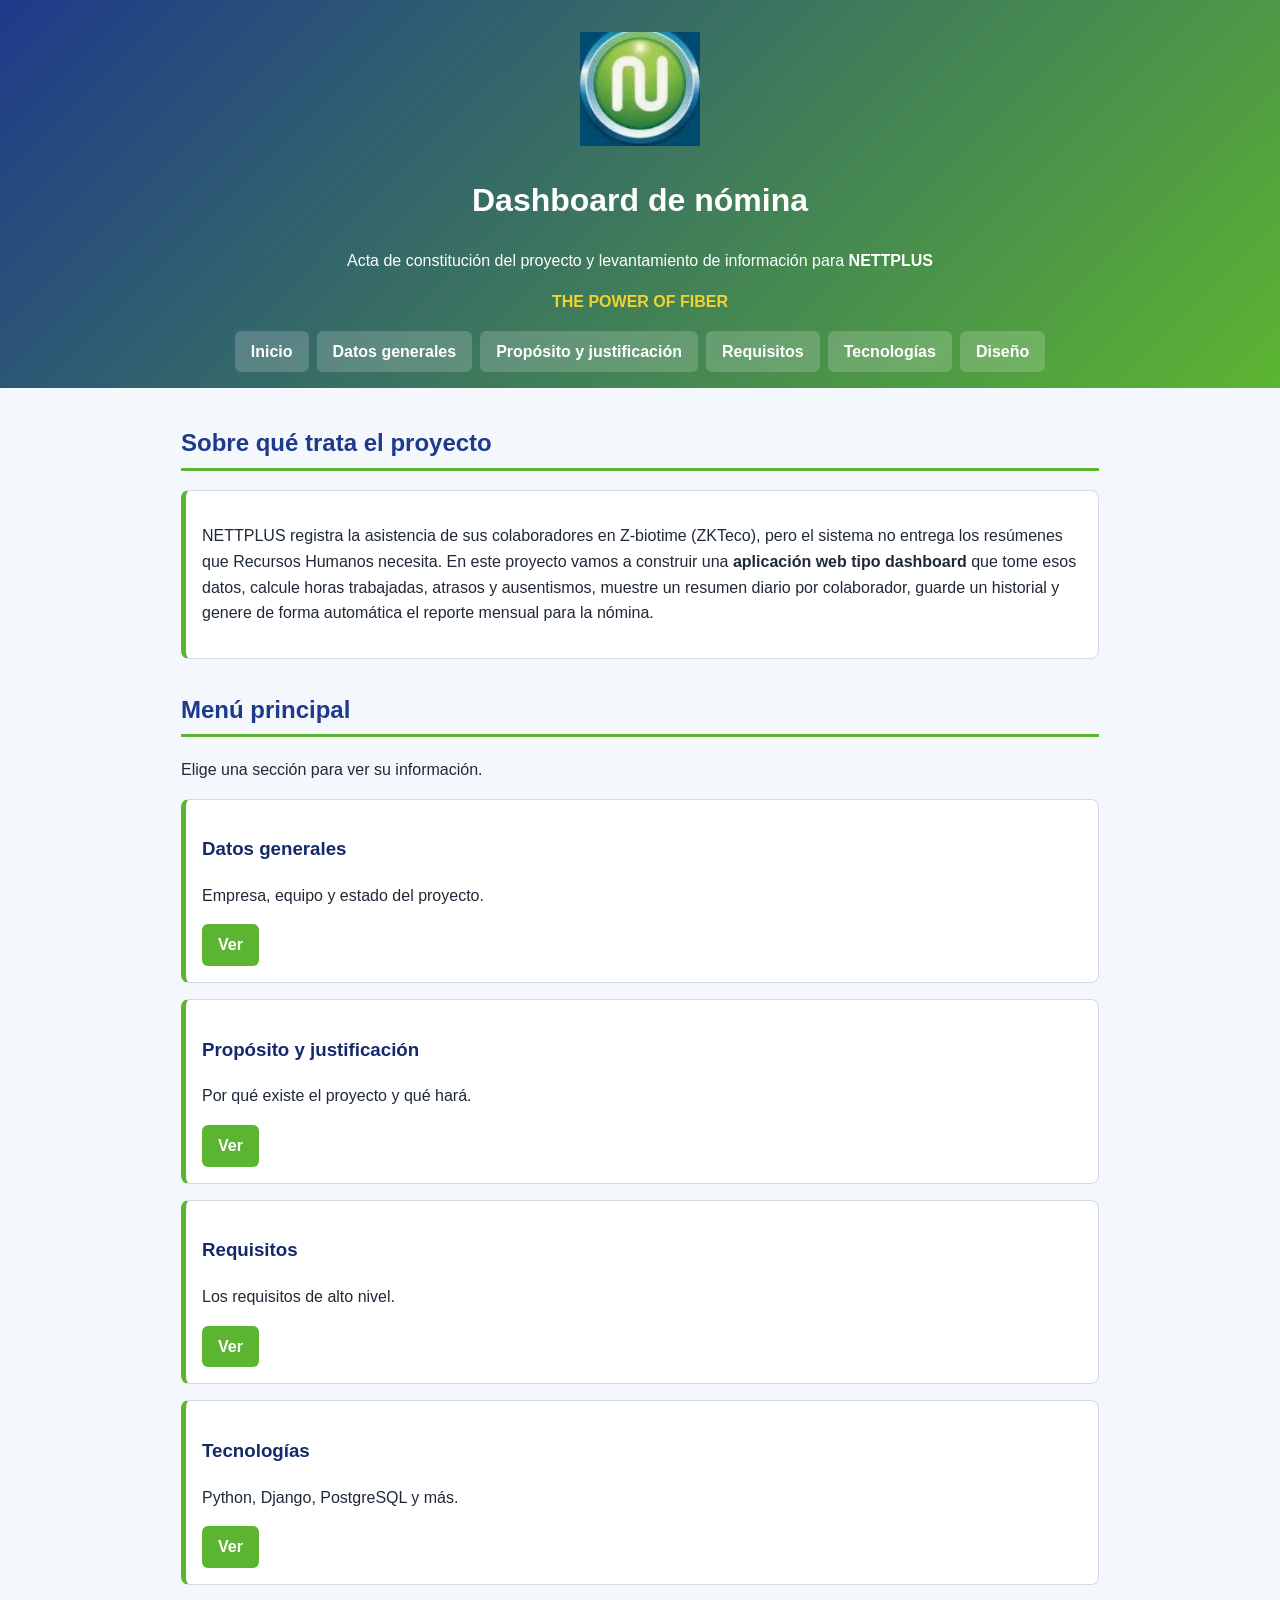
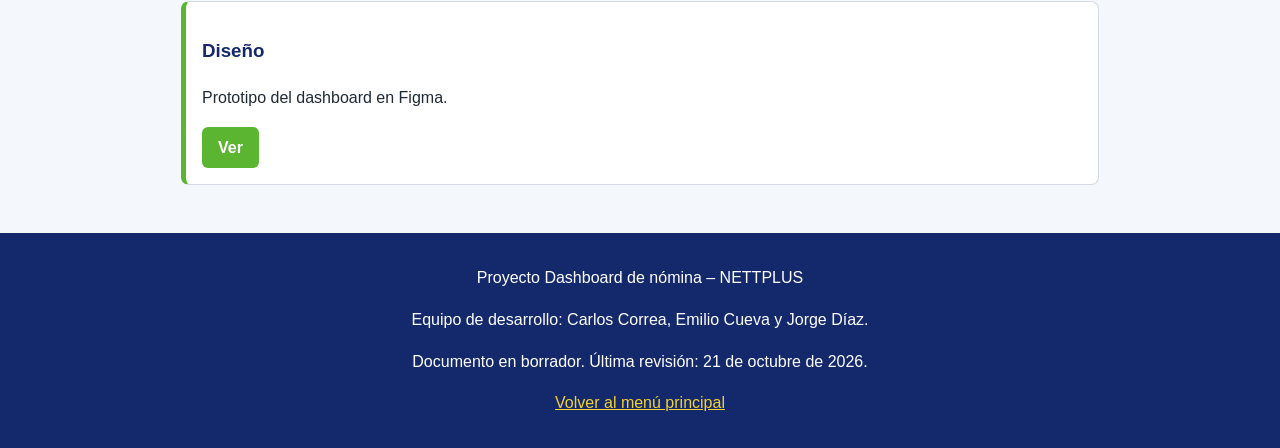
<file: index.html>
<!DOCTYPE html>
<html lang="es">
<head>
  <meta charset="UTF-8">
  <meta name="viewport" content="width=device-width, initial-scale=1.0">
  <title>Inicio – Dashboard de nómina – NETTPLUS</title>
  <link rel="stylesheet" href="css/estilos.css">
  <link rel="stylesheet" href="css/componentes.css">
</head>
<body>

<header>
  <img src="img/Logo.png" alt="Logo de NETTPLUS" width="120">
  <h1>Dashboard de nómina</h1>
  <p>Acta de constitución del proyecto y levantamiento de información para <strong>NETTPLUS</strong></p>
  <p class="lema">THE POWER OF FIBER</p>
  <nav>
    <ul>
      <li><a class="boton activo" href="index.html">Inicio</a></li>
      <li><a class="boton" href="datos-generales.html">Datos generales</a></li>
      <li><a class="boton" href="proposito.html">Propósito y justificación</a></li>
      <li><a class="boton" href="requisitos.html">Requisitos</a></li>
      <li><a class="boton" href="tecnologias.html">Tecnologías</a></li>
      <li><a class="boton" href="diseno.html">Diseño</a></li>
    </ul>
  </nav>
</header>

<main>

<section>
  <h2>Sobre qué trata el proyecto</h2>
  <div class="tarjeta">
    <p>NETTPLUS registra la asistencia de sus colaboradores en Z-biotime (ZKTeco), pero el sistema no entrega los resúmenes que Recursos Humanos necesita. En este proyecto vamos a construir una <strong>aplicación web tipo dashboard</strong> que tome esos datos, calcule horas trabajadas, atrasos y ausentismos, muestre un resumen diario por colaborador, guarde un historial y genere de forma automática el reporte mensual para la nómina.</p>
  </div>
</section>

<section>
  <h2>Menú principal</h2>
  <p>Elige una sección para ver su información.</p>
  <div class="menu-grid">
  <div class="tarjeta">
    <h3>Datos generales</h3>
    <p>Empresa, equipo y estado del proyecto.</p>
    <a class="boton" href="datos-generales.html">Ver</a>
  </div>
  <div class="tarjeta">
    <h3>Propósito y justificación</h3>
    <p>Por qué existe el proyecto y qué hará.</p>
    <a class="boton" href="proposito.html">Ver</a>
  </div>
  <div class="tarjeta">
    <h3>Requisitos</h3>
    <p>Los requisitos de alto nivel.</p>
    <a class="boton" href="requisitos.html">Ver</a>
  </div>
  <div class="tarjeta">
    <h3>Tecnologías</h3>
    <p>Python, Django, PostgreSQL y más.</p>
    <a class="boton" href="tecnologias.html">Ver</a>
  </div>
  <div class="tarjeta">
    <h3>Diseño</h3>
    <p>Prototipo del dashboard en Figma.</p>
    <a class="boton" href="diseno.html">Ver</a>
  </div>
  </div>
</section>

</main>

<footer>
  <p>Proyecto Dashboard de nómina – NETTPLUS</p>
  <p>Equipo de desarrollo: Carlos Correa, Emilio Cueva y Jorge Díaz.</p>
  <p>Documento en borrador. Última revisión: 21 de octubre de 2026.</p>
  <p><a href="index.html">Volver al menú principal</a></p>
</footer>

</body>
</html>
</file>
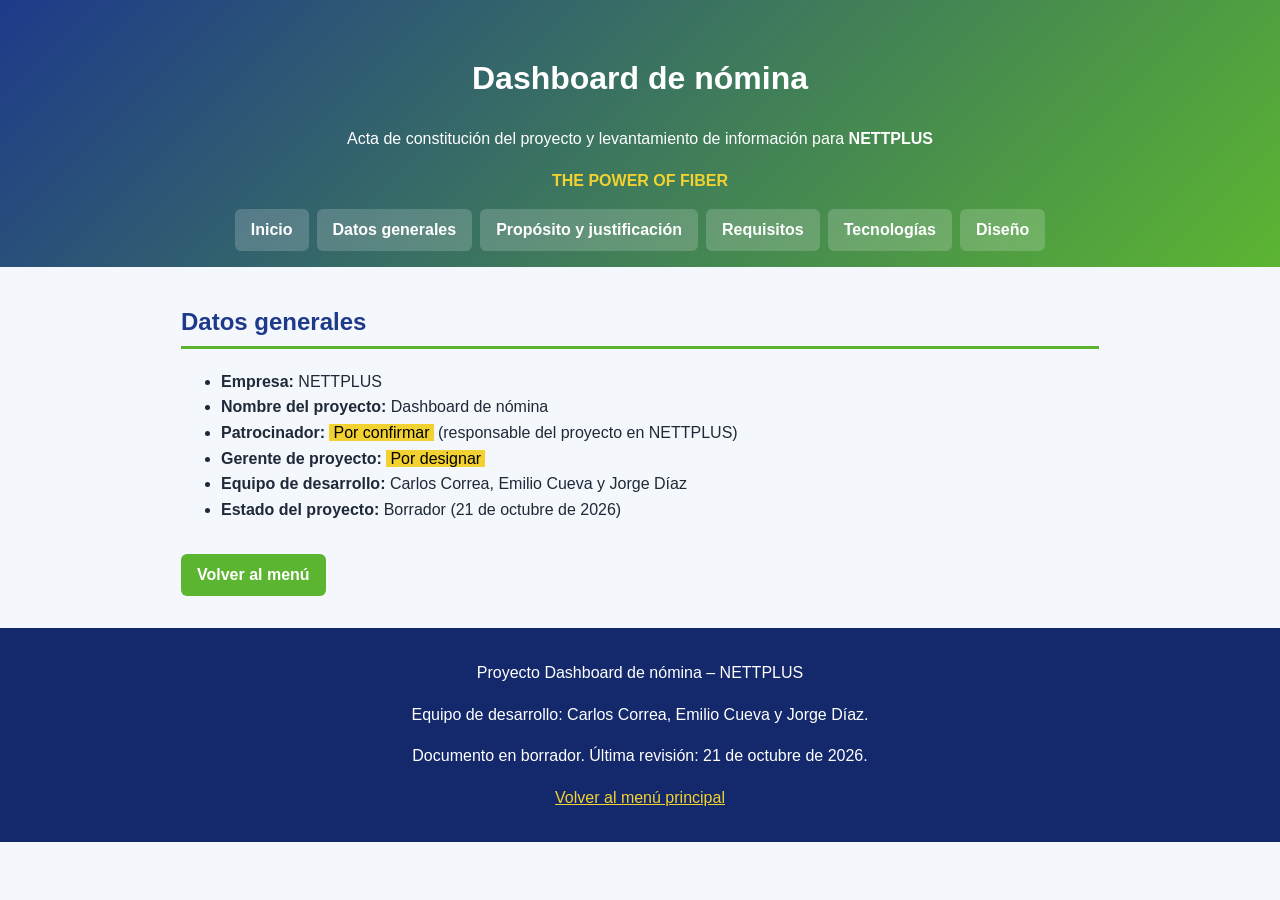
<file: datos-generales.html>
<!DOCTYPE html>
<html lang="es">
<head>
  <meta charset="UTF-8">
  <meta name="viewport" content="width=device-width, initial-scale=1.0">
  <title>Datos generales – Dashboard de nómina – NETTPLUS</title>
  <link rel="stylesheet" href="css/estilos.css">
  <link rel="stylesheet" href="css/componentes.css">
</head>
<body>

<header>
  <!-- Opcional: <img src="img/Logo.png" alt="Logo de NETTPLUS" width="120"> -->
  <h1>Dashboard de nómina</h1>
  <p>Acta de constitución del proyecto y levantamiento de información para <strong>NETTPLUS</strong></p>
  <p class="lema">THE POWER OF FIBER</p>
  <nav>
    <ul>
      <li><a class="boton" href="index.html">Inicio</a></li>
      <li><a class="boton activo" href="datos-generales.html">Datos generales</a></li>
      <li><a class="boton" href="proposito.html">Propósito y justificación</a></li>
      <li><a class="boton" href="requisitos.html">Requisitos</a></li>
      <li><a class="boton" href="tecnologias.html">Tecnologías</a></li>
      <li><a class="boton" href="diseno.html">Diseño</a></li>
    </ul>
  </nav>
</header>

<main>

<section>
<h2>Datos generales</h2>

<ul>
  <li><strong>Empresa:</strong> NETTPLUS</li>
  <li><strong>Nombre del proyecto:</strong> Dashboard de nómina</li>
  <li><strong>Patrocinador:</strong> <mark>Por confirmar</mark> (responsable del proyecto en NETTPLUS)</li>
  <li><strong>Gerente de proyecto:</strong> <mark>Por designar</mark></li>
  <li><strong>Equipo de desarrollo:</strong> Carlos Correa, Emilio Cueva y Jorge Díaz</li>
  <li><strong>Estado del proyecto:</strong> Borrador (<time datetime="2026-10-21">21 de octubre de 2026</time>)</li>
</ul>
</section>

<p><a class="boton" href="index.html">Volver al menú</a></p>

</main>

<footer>
  <p>Proyecto Dashboard de nómina – NETTPLUS</p>
  <p>Equipo de desarrollo: Carlos Correa, Emilio Cueva y Jorge Díaz.</p>
  <p>Documento en borrador. Última revisión: 21 de octubre de 2026.</p>
  <p><a href="index.html">Volver al menú principal</a></p>
</footer>

</body>
</html>
</file>
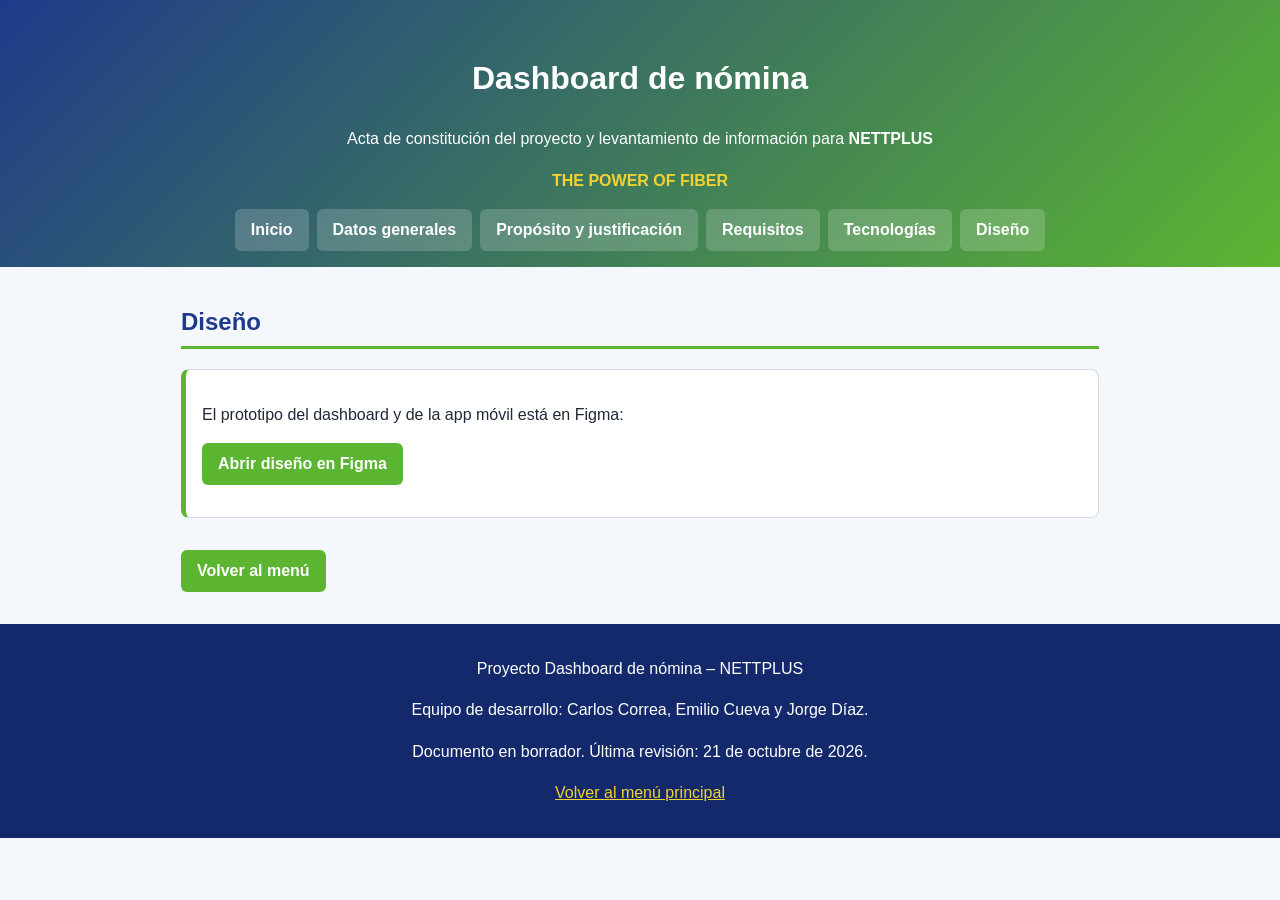
<file: diseno.html>
<!DOCTYPE html>
<html lang="es">
<head>
  <meta charset="UTF-8">
  <meta name="viewport" content="width=device-width, initial-scale=1.0">
  <title>Diseño – Dashboard de nómina – NETTPLUS</title>
  <link rel="stylesheet" href="css/estilos.css">
  <link rel="stylesheet" href="css/componentes.css">
</head>
<body>

<header>
  <!-- Opcional: <img src="img/Logo.png" alt="Logo de NETTPLUS" width="120"> -->
  <h1>Dashboard de nómina</h1>
  <p>Acta de constitución del proyecto y levantamiento de información para <strong>NETTPLUS</strong></p>
  <p class="lema">THE POWER OF FIBER</p>
  <nav>
    <ul>
      <li><a class="boton" href="index.html">Inicio</a></li>
      <li><a class="boton" href="datos-generales.html">Datos generales</a></li>
      <li><a class="boton" href="proposito.html">Propósito y justificación</a></li>
      <li><a class="boton" href="requisitos.html">Requisitos</a></li>
      <li><a class="boton" href="tecnologias.html">Tecnologías</a></li>
      <li><a class="boton activo" href="diseno.html">Diseño</a></li>
    </ul>
  </nav>
</header>

<main>

<section>
<h2>Diseño</h2>

<div class="tarjeta">
  <p>El prototipo del dashboard y de la app móvil está en Figma:</p>
  <p><a class="boton" href="https://www.figma.com/design/e3ROZIuC5wrZMvsRjrL6Fs/Nettplus?node-id=0-1&t=zHFLvSfh5X8JrRYQ-1" target="_blank" rel="noopener">Abrir diseño en Figma</a></p>
</div>
</section>

<p><a class="boton" href="index.html">Volver al menú</a></p>

</main>

<footer>
  <p>Proyecto Dashboard de nómina – NETTPLUS</p>
  <p>Equipo de desarrollo: Carlos Correa, Emilio Cueva y Jorge Díaz.</p>
  <p>Documento en borrador. Última revisión: 21 de octubre de 2026.</p>
  <p><a href="index.html">Volver al menú principal</a></p>
</footer>

</body>
</html>
</file>
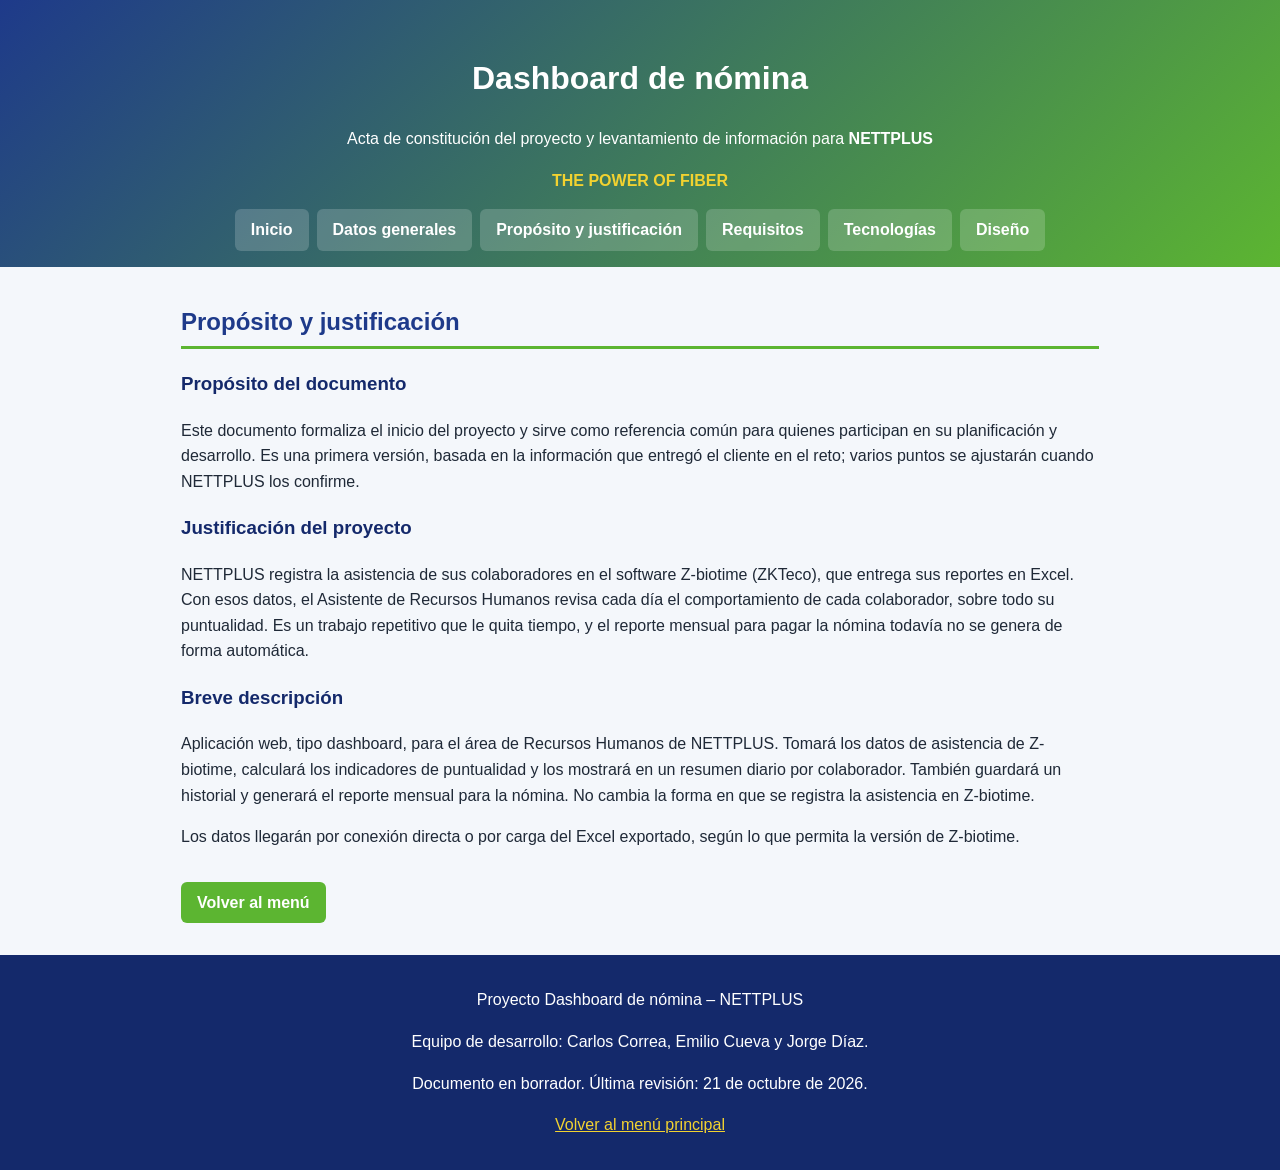
<file: proposito.html>
<!DOCTYPE html>
<html lang="es">
<head>
  <meta charset="UTF-8">
  <meta name="viewport" content="width=device-width, initial-scale=1.0">
  <title>Propósito y justificación – Dashboard de nómina – NETTPLUS</title>
  <link rel="stylesheet" href="css/estilos.css">
  <link rel="stylesheet" href="css/componentes.css">
</head>
<body>

<header>
  <!-- Opcional: <img src="img/Logo.png" alt="Logo de NETTPLUS" width="120"> -->
  <h1>Dashboard de nómina</h1>
  <p>Acta de constitución del proyecto y levantamiento de información para <strong>NETTPLUS</strong></p>
  <p class="lema">THE POWER OF FIBER</p>
  <nav>
    <ul>
      <li><a class="boton" href="index.html">Inicio</a></li>
      <li><a class="boton" href="datos-generales.html">Datos generales</a></li>
      <li><a class="boton activo" href="proposito.html">Propósito y justificación</a></li>
      <li><a class="boton" href="requisitos.html">Requisitos</a></li>
      <li><a class="boton" href="tecnologias.html">Tecnologías</a></li>
      <li><a class="boton" href="diseno.html">Diseño</a></li>
    </ul>
  </nav>
</header>

<main>

<section>
<h2>Propósito y justificación</h2>

<article>
  <h3>Propósito del documento</h3>
  <p>Este documento formaliza el inicio del proyecto y sirve como referencia común para quienes participan en su planificación y desarrollo. Es una primera versión, basada en la información que entregó el cliente en el reto; varios puntos se ajustarán cuando NETTPLUS los confirme.</p>
</article>
<article>
  <h3>Justificación del proyecto</h3>
  <p>NETTPLUS registra la asistencia de sus colaboradores en el software Z-biotime (ZKTeco), que entrega sus reportes en Excel. Con esos datos, el Asistente de Recursos Humanos revisa cada día el comportamiento de cada colaborador, sobre todo su puntualidad. Es un trabajo repetitivo que le quita tiempo, y el reporte mensual para pagar la nómina todavía no se genera de forma automática.</p>
</article>
<article>
  <h3>Breve descripción</h3>
  <p>Aplicación web, tipo dashboard, para el área de Recursos Humanos de NETTPLUS. Tomará los datos de asistencia de Z-biotime, calculará los indicadores de puntualidad y los mostrará en un resumen diario por colaborador. También guardará un historial y generará el reporte mensual para la nómina. No cambia la forma en que se registra la asistencia en Z-biotime.</p>
  <p>Los datos llegarán por conexión directa o por carga del Excel exportado, según lo que permita la versión de Z-biotime.
</article>
</section>

<p><a class="boton" href="index.html">Volver al menú</a></p>

</main>

<footer>
  <p>Proyecto Dashboard de nómina – NETTPLUS</p>
  <p>Equipo de desarrollo: Carlos Correa, Emilio Cueva y Jorge Díaz.</p>
  <p>Documento en borrador. Última revisión: 21 de octubre de 2026.</p>
  <p><a href="index.html">Volver al menú principal</a></p>
</footer>

</body>
</html>
</file>
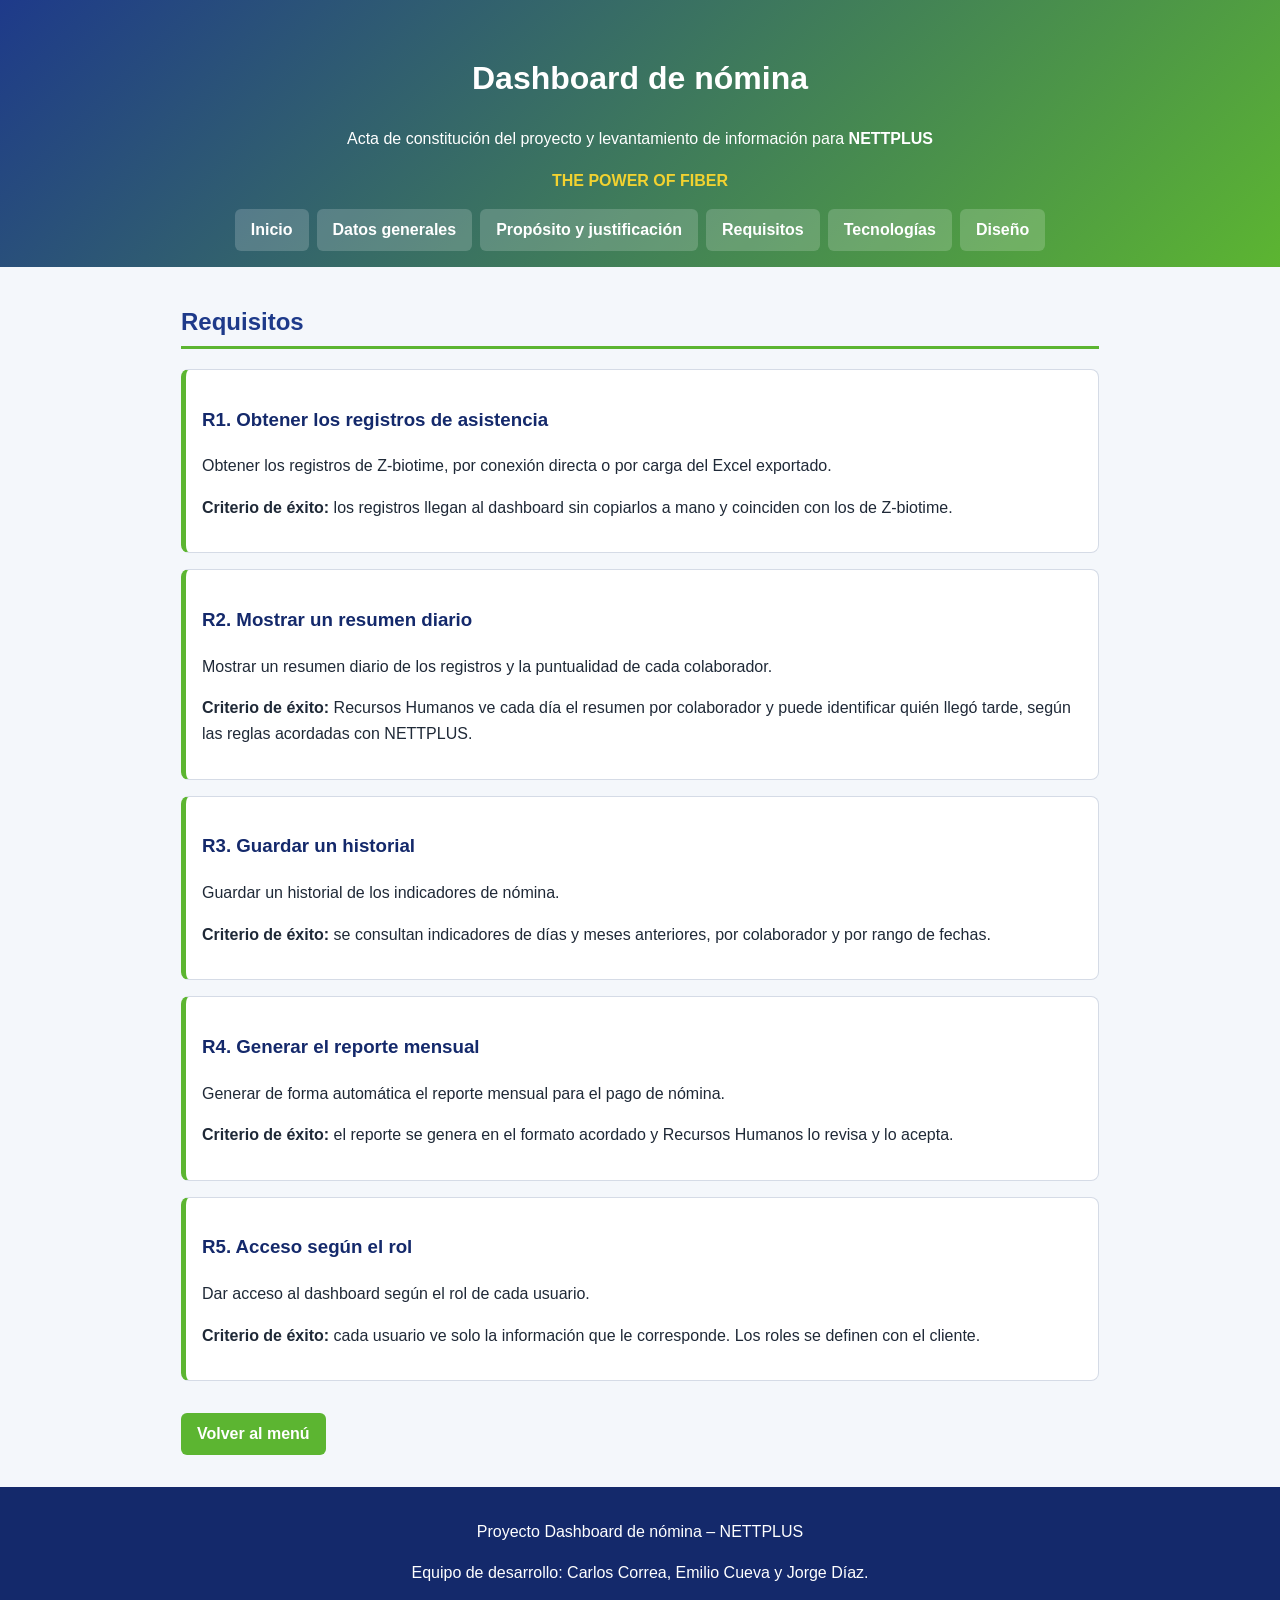
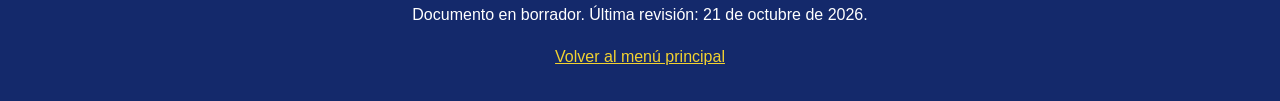
<file: requisitos.html>
<!DOCTYPE html>
<html lang="es">
<head>
  <meta charset="UTF-8">
  <meta name="viewport" content="width=device-width, initial-scale=1.0">
  <title>Requisitos – Dashboard de nómina – NETTPLUS</title>
  <link rel="stylesheet" href="css/estilos.css">
  <link rel="stylesheet" href="css/componentes.css">
</head>
<body>

<header>
  <!-- Opcional: <img src="img/Logo.png" alt="Logo de NETTPLUS" width="120"> -->
  <h1>Dashboard de nómina</h1>
  <p>Acta de constitución del proyecto y levantamiento de información para <strong>NETTPLUS</strong></p>
  <p class="lema">THE POWER OF FIBER</p>
  <nav>
    <ul>
      <li><a class="boton" href="index.html">Inicio</a></li>
      <li><a class="boton" href="datos-generales.html">Datos generales</a></li>
      <li><a class="boton" href="proposito.html">Propósito y justificación</a></li>
      <li><a class="boton activo" href="requisitos.html">Requisitos</a></li>
      <li><a class="boton" href="tecnologias.html">Tecnologías</a></li>
      <li><a class="boton" href="diseno.html">Diseño</a></li>
    </ul>
  </nav>
</header>

<main>

<section>
<h2>Requisitos</h2>

<article class="tarjeta"><h3>R1. Obtener los registros de asistencia</h3>
  <p>Obtener los registros de Z-biotime, por conexión directa o por carga del Excel exportado.</p>
  <p><strong>Criterio de éxito:</strong> los registros llegan al dashboard sin copiarlos a mano y coinciden con los de Z-biotime.</p></article>
<article class="tarjeta"><h3>R2. Mostrar un resumen diario</h3>
  <p>Mostrar un resumen diario de los registros y la puntualidad de cada colaborador.</p>
  <p><strong>Criterio de éxito:</strong> Recursos Humanos ve cada día el resumen por colaborador y puede identificar quién llegó tarde, según las reglas acordadas con NETTPLUS.</p></article>
<article class="tarjeta"><h3>R3. Guardar un historial</h3>
  <p>Guardar un historial de los indicadores de nómina.</p>
  <p><strong>Criterio de éxito:</strong> se consultan indicadores de días y meses anteriores, por colaborador y por rango de fechas.</p></article>
<article class="tarjeta"><h3>R4. Generar el reporte mensual</h3>
  <p>Generar de forma automática el reporte mensual para el pago de nómina.</p>
  <p><strong>Criterio de éxito:</strong> el reporte se genera en el formato acordado y Recursos Humanos lo revisa y lo acepta.</p></article>
<article class="tarjeta"><h3>R5. Acceso según el rol</h3>
  <p>Dar acceso al dashboard según el rol de cada usuario.</p>
  <p><strong>Criterio de éxito:</strong> cada usuario ve solo la información que le corresponde. Los roles se definen con el cliente.</p></article>
</section>

<p><a class="boton" href="index.html">Volver al menú</a></p>

</main>

<footer>
  <p>Proyecto Dashboard de nómina – NETTPLUS</p>
  <p>Equipo de desarrollo: Carlos Correa, Emilio Cueva y Jorge Díaz.</p>
  <p>Documento en borrador. Última revisión: 21 de octubre de 2026.</p>
  <p><a href="index.html">Volver al menú principal</a></p>
</footer>

</body>
</html>
</file>
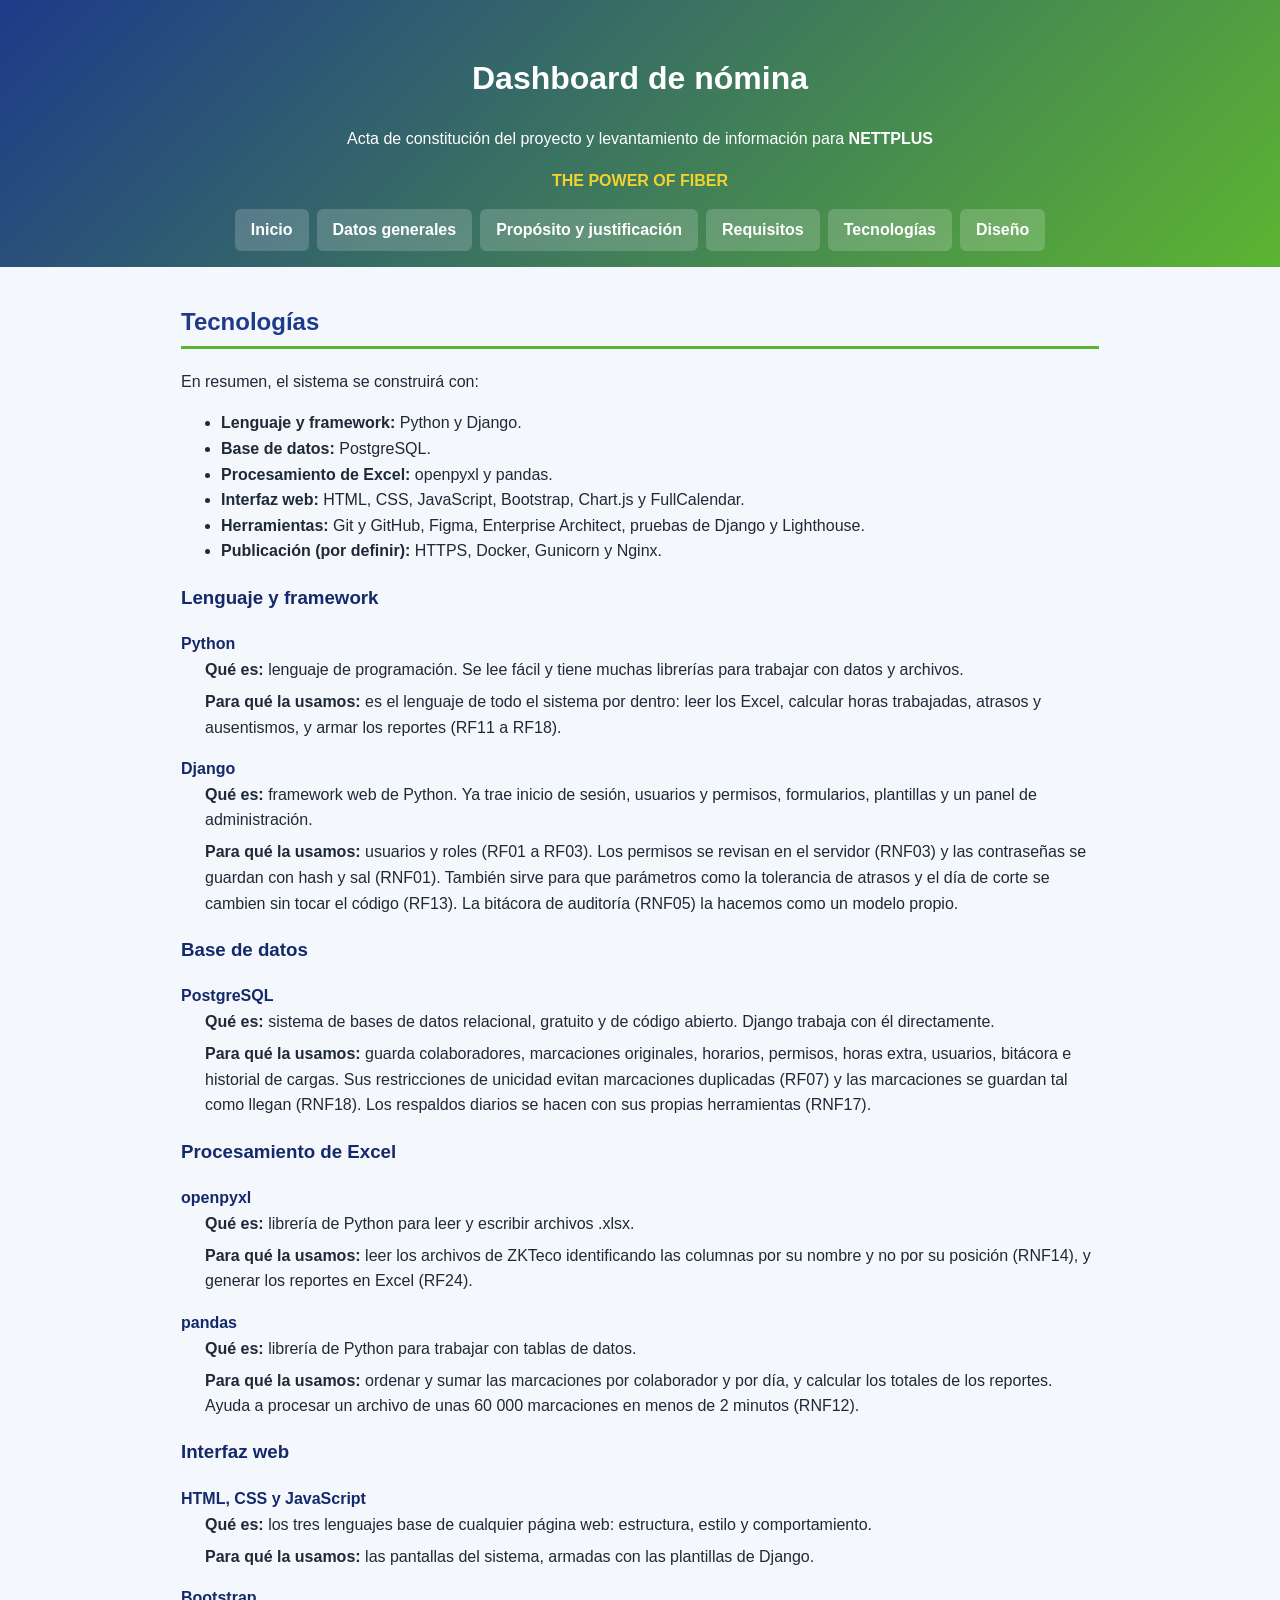
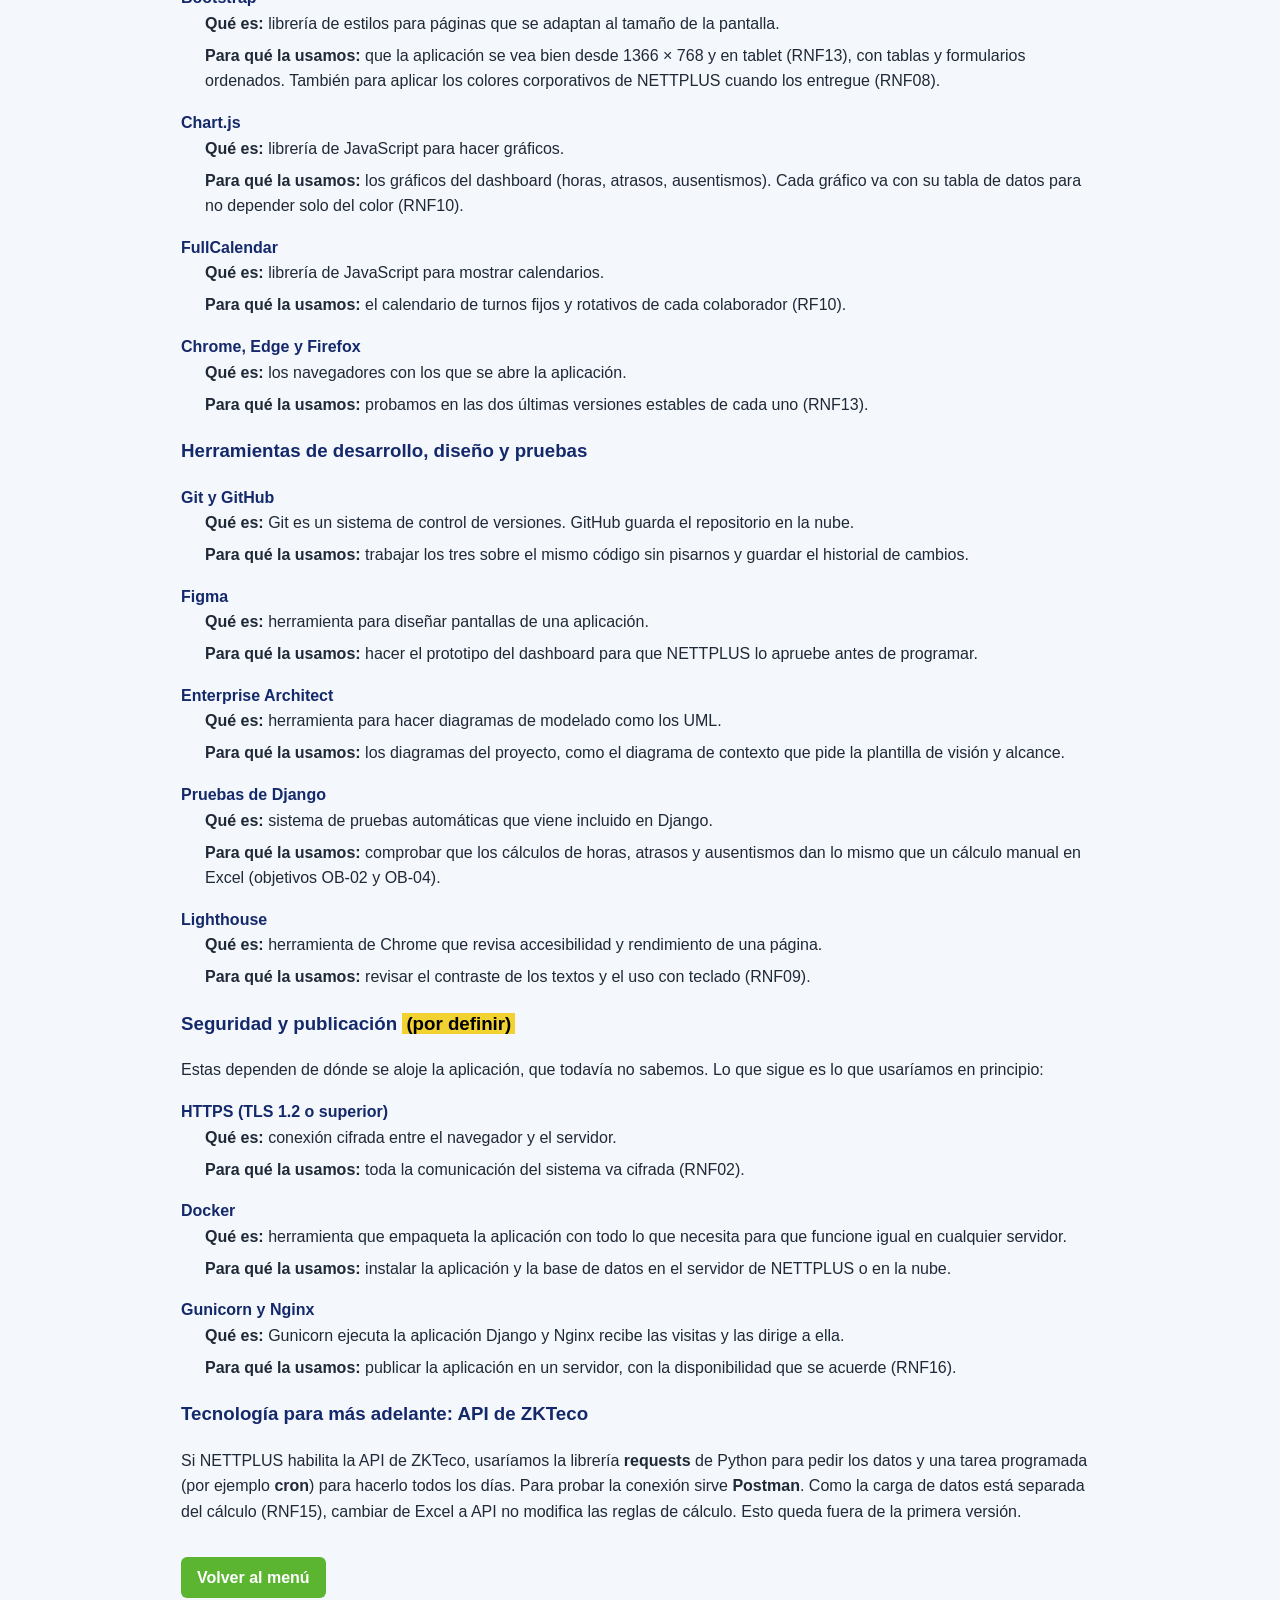
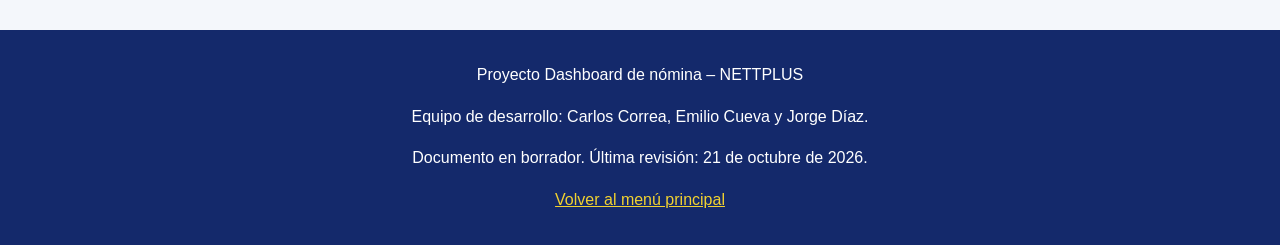
<file: tecnologias.html>
<!DOCTYPE html>
<html lang="es">
<head>
  <meta charset="UTF-8">
  <meta name="viewport" content="width=device-width, initial-scale=1.0">
  <title>Tecnologías – Dashboard de nómina – NETTPLUS</title>
  <link rel="stylesheet" href="css/estilos.css">
  <link rel="stylesheet" href="css/componentes.css">
</head>
<body>

<header>
  <!-- Opcional: <img src="img/Logo.png" alt="Logo de NETTPLUS" width="120"> -->
  <h1>Dashboard de nómina</h1>
  <p>Acta de constitución del proyecto y levantamiento de información para <strong>NETTPLUS</strong></p>
  <p class="lema">THE POWER OF FIBER</p>
  <nav>
    <ul>
      <li><a class="boton" href="index.html">Inicio</a></li>
      <li><a class="boton" href="datos-generales.html">Datos generales</a></li>
      <li><a class="boton" href="proposito.html">Propósito y justificación</a></li>
      <li><a class="boton" href="requisitos.html">Requisitos</a></li>
      <li><a class="boton activo" href="tecnologias.html">Tecnologías</a></li>
      <li><a class="boton" href="diseno.html">Diseño</a></li>
    </ul>
  </nav>
</header>

<main>

<section>
<h2>Tecnologías</h2>

<p>En resumen, el sistema se construirá con:</p>
<ul>
  <li><strong>Lenguaje y framework:</strong> Python y Django.</li>
  <li><strong>Base de datos:</strong> PostgreSQL.</li>
  <li><strong>Procesamiento de Excel:</strong> openpyxl y pandas.</li>
  <li><strong>Interfaz web:</strong> HTML, CSS, JavaScript, Bootstrap, Chart.js y FullCalendar.</li>
  <li><strong>Herramientas:</strong> Git y GitHub, Figma, Enterprise Architect, pruebas de Django y Lighthouse.</li>
  <li><strong>Publicación (por definir):</strong> HTTPS, Docker, Gunicorn y Nginx.</li>
</ul>
<article><h3>Lenguaje y framework</h3><dl>
<dt>Python</dt>
<dd><strong>Qué es:</strong> lenguaje de programación. Se lee fácil y tiene muchas librerías para trabajar con datos y archivos.</dd>
<dd><strong>Para qué la usamos:</strong> es el lenguaje de todo el sistema por dentro: leer los Excel, calcular horas trabajadas, atrasos y ausentismos, y armar los reportes (RF11 a RF18).</dd>
<dt>Django</dt>
<dd><strong>Qué es:</strong> framework web de Python. Ya trae inicio de sesión, usuarios y permisos, formularios, plantillas y un panel de administración.</dd>
<dd><strong>Para qué la usamos:</strong> usuarios y roles (RF01 a RF03). Los permisos se revisan en el servidor (RNF03) y las contraseñas se guardan con hash y sal (RNF01). También sirve para que parámetros como la tolerancia de atrasos y el día de corte se cambien sin tocar el código (RF13). La bitácora de auditoría (RNF05) la hacemos como un modelo propio.</dd>
</dl></article>
<article><h3>Base de datos</h3><dl>
<dt>PostgreSQL</dt>
<dd><strong>Qué es:</strong> sistema de bases de datos relacional, gratuito y de código abierto. Django trabaja con él directamente.</dd>
<dd><strong>Para qué la usamos:</strong> guarda colaboradores, marcaciones originales, horarios, permisos, horas extra, usuarios, bitácora e historial de cargas. Sus restricciones de unicidad evitan marcaciones duplicadas (RF07) y las marcaciones se guardan tal como llegan (RNF18). Los respaldos diarios se hacen con sus propias herramientas (RNF17).</dd>
</dl></article>
<article><h3>Procesamiento de Excel</h3><dl>
<dt>openpyxl</dt>
<dd><strong>Qué es:</strong> librería de Python para leer y escribir archivos .xlsx.</dd>
<dd><strong>Para qué la usamos:</strong> leer los archivos de ZKTeco identificando las columnas por su nombre y no por su posición (RNF14), y generar los reportes en Excel (RF24).</dd>
<dt>pandas</dt>
<dd><strong>Qué es:</strong> librería de Python para trabajar con tablas de datos.</dd>
<dd><strong>Para qué la usamos:</strong> ordenar y sumar las marcaciones por colaborador y por día, y calcular los totales de los reportes. Ayuda a procesar un archivo de unas 60 000 marcaciones en menos de 2 minutos (RNF12).</dd>
</dl></article>
<article><h3>Interfaz web</h3><dl>
<dt>HTML, CSS y JavaScript</dt>
<dd><strong>Qué es:</strong> los tres lenguajes base de cualquier página web: estructura, estilo y comportamiento.</dd>
<dd><strong>Para qué la usamos:</strong> las pantallas del sistema, armadas con las plantillas de Django.</dd>
<dt>Bootstrap</dt>
<dd><strong>Qué es:</strong> librería de estilos para páginas que se adaptan al tamaño de la pantalla.</dd>
<dd><strong>Para qué la usamos:</strong> que la aplicación se vea bien desde 1366 × 768 y en tablet (RNF13), con tablas y formularios ordenados. También para aplicar los colores corporativos de NETTPLUS cuando los entregue (RNF08).</dd>
<dt>Chart.js</dt>
<dd><strong>Qué es:</strong> librería de JavaScript para hacer gráficos.</dd>
<dd><strong>Para qué la usamos:</strong> los gráficos del dashboard (horas, atrasos, ausentismos). Cada gráfico va con su tabla de datos para no depender solo del color (RNF10).</dd>
<dt>FullCalendar</dt>
<dd><strong>Qué es:</strong> librería de JavaScript para mostrar calendarios.</dd>
<dd><strong>Para qué la usamos:</strong> el calendario de turnos fijos y rotativos de cada colaborador (RF10).</dd>
<dt>Chrome, Edge y Firefox</dt>
<dd><strong>Qué es:</strong> los navegadores con los que se abre la aplicación.</dd>
<dd><strong>Para qué la usamos:</strong> probamos en las dos últimas versiones estables de cada uno (RNF13).</dd>
</dl></article>
<article><h3>Herramientas de desarrollo, diseño y pruebas</h3><dl>
<dt>Git y GitHub</dt>
<dd><strong>Qué es:</strong> Git es un sistema de control de versiones. GitHub guarda el repositorio en la nube.</dd>
<dd><strong>Para qué la usamos:</strong> trabajar los tres sobre el mismo código sin pisarnos y guardar el historial de cambios.</dd>
<dt>Figma</dt>
<dd><strong>Qué es:</strong> herramienta para diseñar pantallas de una aplicación.</dd>
<dd><strong>Para qué la usamos:</strong> hacer el prototipo del dashboard para que NETTPLUS lo apruebe antes de programar.</dd>
<dt>Enterprise Architect</dt>
<dd><strong>Qué es:</strong> herramienta para hacer diagramas de modelado como los UML.</dd>
<dd><strong>Para qué la usamos:</strong> los diagramas del proyecto, como el diagrama de contexto que pide la plantilla de visión y alcance.</dd>
<dt>Pruebas de Django</dt>
<dd><strong>Qué es:</strong> sistema de pruebas automáticas que viene incluido en Django.</dd>
<dd><strong>Para qué la usamos:</strong> comprobar que los cálculos de horas, atrasos y ausentismos dan lo mismo que un cálculo manual en Excel (objetivos OB-02 y OB-04).</dd>
<dt>Lighthouse</dt>
<dd><strong>Qué es:</strong> herramienta de Chrome que revisa accesibilidad y rendimiento de una página.</dd>
<dd><strong>Para qué la usamos:</strong> revisar el contraste de los textos y el uso con teclado (RNF09).</dd>
</dl></article>
<article><h3>Seguridad y publicación <mark>(por definir)</mark></h3>
<p>Estas dependen de dónde se aloje la aplicación, que todavía no sabemos. Lo que sigue es lo que usaríamos en principio:</p><dl>
<dt>HTTPS (TLS 1.2 o superior)</dt>
<dd><strong>Qué es:</strong> conexión cifrada entre el navegador y el servidor.</dd>
<dd><strong>Para qué la usamos:</strong> toda la comunicación del sistema va cifrada (RNF02).</dd>
<dt>Docker</dt>
<dd><strong>Qué es:</strong> herramienta que empaqueta la aplicación con todo lo que necesita para que funcione igual en cualquier servidor.</dd>
<dd><strong>Para qué la usamos:</strong> instalar la aplicación y la base de datos en el servidor de NETTPLUS o en la nube.</dd>
<dt>Gunicorn y Nginx</dt>
<dd><strong>Qué es:</strong> Gunicorn ejecuta la aplicación Django y Nginx recibe las visitas y las dirige a ella.</dd>
<dd><strong>Para qué la usamos:</strong> publicar la aplicación en un servidor, con la disponibilidad que se acuerde (RNF16).</dd>
</dl></article>
<article><h3>Tecnología para más adelante: API de ZKTeco</h3>
<p>Si NETTPLUS habilita la API de ZKTeco, usaríamos la librería <strong>requests</strong> de Python para pedir los datos y una tarea programada (por ejemplo <strong>cron</strong>) para hacerlo todos los días. Para probar la conexión sirve <strong>Postman</strong>. Como la carga de datos está separada del cálculo (RNF15), cambiar de Excel a API no modifica las reglas de cálculo. Esto queda fuera de la primera versión.</p></article>
</section>

<p><a class="boton" href="index.html">Volver al menú</a></p>

</main>

<footer>
  <p>Proyecto Dashboard de nómina – NETTPLUS</p>
  <p>Equipo de desarrollo: Carlos Correa, Emilio Cueva y Jorge Díaz.</p>
  <p>Documento en borrador. Última revisión: 21 de octubre de 2026.</p>
  <p><a href="index.html">Volver al menú principal</a></p>
</footer>

</body>
</html>
</file>
<file: css/estilos.css>
/* Colores tomados del logo de NETTPLUS */
:root {
  --azul: #1e3a8a;
  --azul-oscuro: #14296b;
  --verde: #5cb531;
  --verde-oscuro: #3f9a2a;
  --amarillo: #f2d230;
  --fondo: #f4f7fb;
  --texto: #1f2937;
}

* { box-sizing: border-box; }

body {
  margin: 0;
  font-family: Arial, sans-serif;
  line-height: 1.6;
  color: var(--texto);
  background: var(--fondo);
}

header {
  background: linear-gradient(135deg, var(--azul), var(--verde));
  color: #fff;
  padding: 2rem 1rem 1rem;
  text-align: center;
}

header p { margin: .3rem 0 1rem; }
header .lema { color: var(--amarillo); font-weight: bold; }

nav ul {
  display: flex;
  flex-wrap: wrap;
  justify-content: center;
  gap: .5rem;
  padding: 0;
  margin: 0;
  list-style: none;
}

main {
  max-width: 950px;
  margin: 0 auto;
  padding: 1rem;
}

section { margin-bottom: 2rem; }

h2 {
  color: var(--azul);
  border-bottom: 3px solid var(--verde);
  padding-bottom: .3rem;
}

h3 { color: var(--azul-oscuro); }

a { color: var(--azul); }

dt { font-weight: bold; margin-top: 1rem; color: var(--azul-oscuro); }
dd { margin-left: 1.5rem; margin-bottom: .4rem; }

mark { background: var(--amarillo); padding: 0 .25rem; }

footer {
  background: var(--azul-oscuro);
  color: #fff;
  text-align: center;
  padding: 1rem;
}

footer a { color: var(--amarillo); }
</file>
<file: css/componentes.css>
/* Botón (verde del logo) */
.boton {
  display: inline-block;
  background: var(--verde);
  color: #fff;
  text-decoration: none;
  font-weight: bold;
  padding: .5rem 1rem;
  border-radius: 6px;
}

.boton:hover { background: var(--verde-oscuro); }

/* Botón del menú sobre el encabezado */
nav .boton { background: rgba(255, 255, 255, .18); }
nav .boton:hover { background: var(--verde-oscuro); }

/* Tarjeta */
.tarjeta {
  background: #fff;
  border: 1px solid #d5dbe6;
  border-left: 5px solid var(--verde);
  border-radius: 8px;
  padding: 1rem;
  margin-bottom: 1rem;
}
</file>
